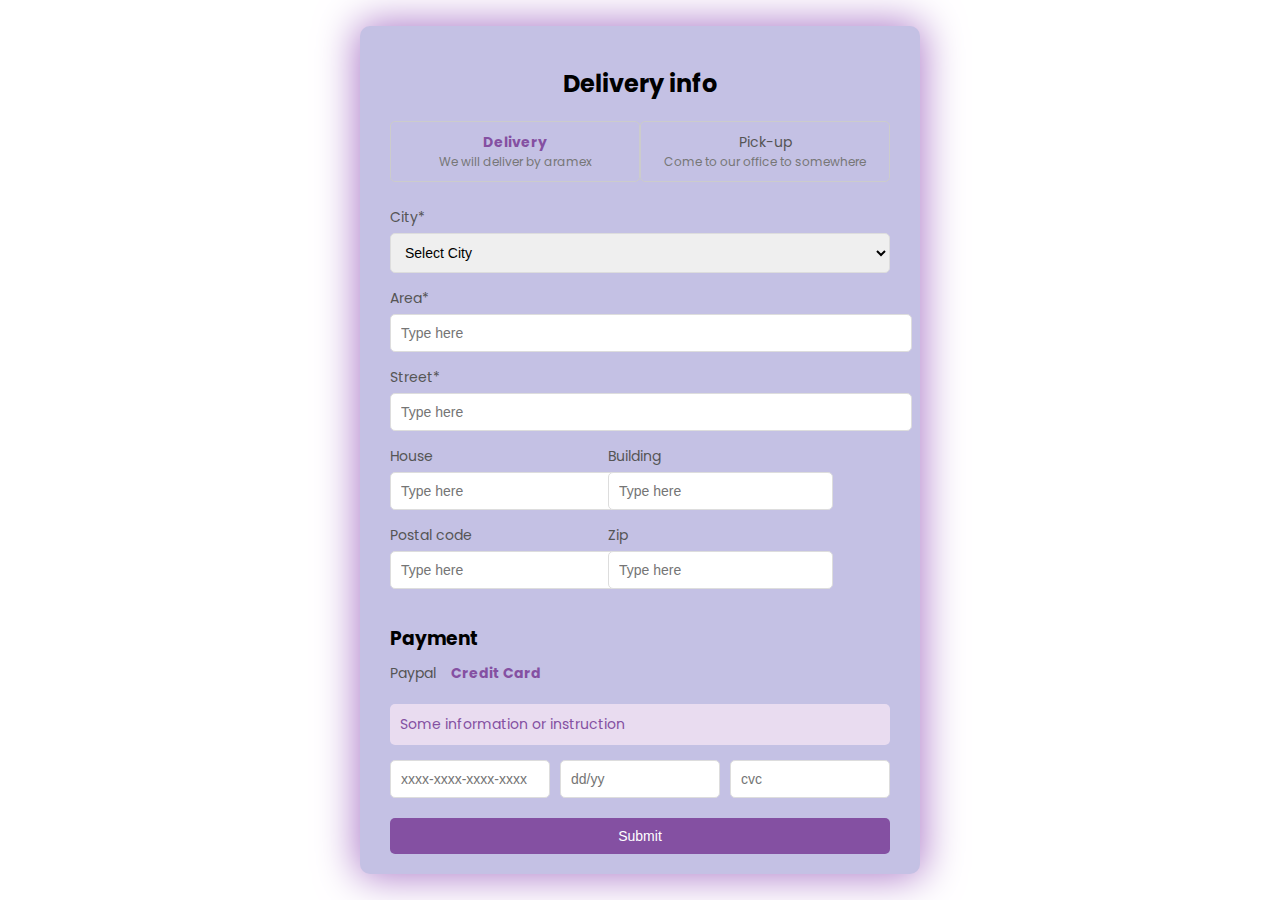
<file: checkOut.html>
<!DOCTYPE html>
<html lang="en">
<head>
    <meta charset="UTF-8">
    <meta name="viewport" content="width=device-width, initial-scale=1.0">
    <title>Delivery Info</title>
    <link href="https://fonts.googleapis.com/css2?family=Poppins:wght@300;400;500;600&display=swap" rel="stylesheet">
    <link rel="stylesheet" href="checkOut.css">
</head>
<body>
    <div class="container">
        <h2>Delivery info</h2>
        <div class="delivery-options">
            <label>
                <input type="radio" name="delivery" checked>
                <span>Delivery</span>
                <small>We will deliver by aramex</small>
            </label>
            <label>
                <input type="radio" name="delivery">
                <span>Pick-up</span>
                <small>Come to our office to somewhere</small>
            </label>
        </div>
        <form class="delivery-form">
            <div class="form-group">
                <label for="city">City*</label>
                <select id="city" required>
                    <option value="">Select City</option>
                    <option value="Amman">Amman</option>
                    <option value="Zarqaa">Zarqaa</option>
                    <option value="Aqaba">Aqaba</option>
                    <option value="Ajluon">Ajluon</option>
                </select>
            </div>
            <div class="form-group">
                <label for="area">Area*</label>
                <input type="text" id="area" placeholder="Type here" required>
            </div>
            <div class="form-group">
                <label for="street">Street*</label>
                <input type="text" id="street" placeholder="Type here" required>
            </div>
            <div class="form-row">
                <div class="form-group">
                    <label for="house">House</label>
                    <input type="text" id="house" placeholder="Type here">
                </div>
                <div class="form-group">
                    <label for="building">Building</label>
                    <input type="text" id="building" placeholder="Type here">
                </div>
            </div>
            <div class="form-row">
                <div class="form-group">
                    <label for="postal-code">Postal code</label>
                    <input type="text" id="postal-code" placeholder="Type here">
                </div>
                <div class="form-group">
                    <label for="zip">Zip</label>
                    <input type="text" id="zip" placeholder="Type here">
                </div>
            </div>
            <h3>Payment</h3>
            <div class="payment-options">
                <label>
                    <input type="radio" name="payment">
                    <span>Paypal</span>
                </label>
                <label>
                    <input type="radio" name="payment" checked>
                    <span>Credit Card</span>
                </label>
            </div>
            <div class="info-box">
                Some information or instruction
            </div>
            <div class="credit-card">
                <input type="text" placeholder="xxxx-xxxx-xxxx-xxxx" required>
                <input type="text" placeholder="dd/yy" required>
                <input type="text" placeholder="cvc" required>
            </div>
            <button type="submit">Submit</button>
        </form>
    </div>
</body>
</html>
</file>
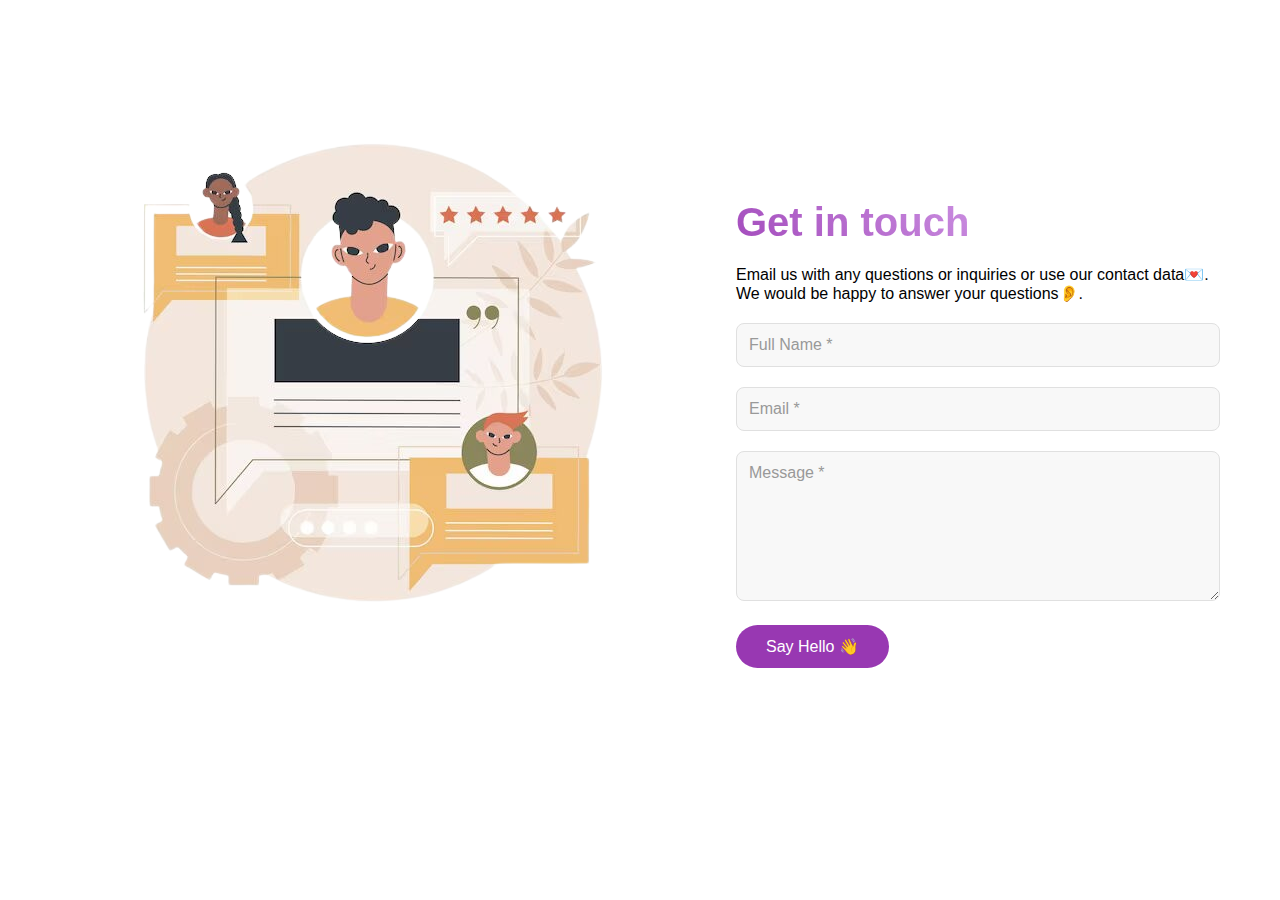
<file: contact.html>
<!DOCTYPE html>
<html lang="en">
  <head>
    <link rel="stylesheet" href="contact.css" />
    <meta charset="UTF-8" />
    <meta name="viewport" content="width=device-width, initial-scale=1.0" />
    <title>Document</title>
  </head>
  <body>
    <div id="cont" class="contact-container">
      <div class="contact-image">
        <img
          src="cong-removebg.png"
          alt="Illustration of person sitting in chair"
        />
      </div>
      <div class="contact-form">
        <h1 class="allTitles">Get in touch</h1>
        <p>
          Email us with any questions or inquiries or use our contact data💌. We would be happy to answer your questions👂.</p>

        <form>
          <div class="form-group">
            <input type="text" placeholder="Full Name *" required />
          </div>
          <div class="form-group">
            <input type="email" placeholder="Email *" required />
          </div>
          <div class="form-group">
            <textarea placeholder="Message *" required></textarea>
          </div>
          <button type="submit" class="submit-button">Say Hello 👋</button>
        </form>
      </div>
    </div>
  </body>
</html>
</file>
<file: checkOut.css>
body {
    font-family: 'Poppins', sans-serif;
    background-color: white;
    margin: 0;
    padding: 0;
    display: flex;
    justify-content: center;
    align-items: center;
    min-height: 100vh;
    flex-direction: column;
    gap: 20px; 
}

.container {
    background-color: #C4C1E4;
    border-radius: 10px;
    box-shadow: 0 0 40px 3px #ac7ac9;
    width: 500px;
    max-width: 90%; 
    padding: 20px 30px;
    animation: bombing 4s 2s ease-in-out infinite;
}

h2 {
    text-align: center;
    margin-bottom: 20px;
    color: black;
}

.delivery-options {
    display: flex;
    justify-content: space-between;
    margin-bottom: 20px;
}

.delivery-options label {
    display: flex;
    flex-direction: column;
    align-items: center;
    padding: 10px;
    border: 1px solid #ccc;
    border-radius: 5px;
    width: 48%;
    cursor: pointer;
}

.delivery-options input {
    display: none;
}

.delivery-options input:checked + span {
    font-weight: bold;
    color: #8450a2;
}

.delivery-options small {
    color: #777;
    font-size: 12px;
}

.delivery-form {
    display: flex;
    flex-direction: column;
}

.form-group {
    margin-bottom: 15px;
}

label {
    display: block;
    margin-bottom: 5px;
    font-size: 14px;
    color: #555;
}

input, select {
    width: 100%;
    padding: 10px;
    border: 1px solid #ddd;
    border-radius: 5px;
    font-size: 14px;
}

.form-row {
    display: flex;
    gap: 15px;
}

h3 {
    margin: 20px 0 10px;
}

.payment-options {
    display: flex;
    gap: 15px;
    margin-bottom: 15px;
}

.payment-options label {
    display: flex;
    align-items: center;
    gap: 10px;
    cursor: pointer;
}

.payment-options input {
    display: none;
}

.payment-options input:checked + span {
    font-weight: bold;
    color: #8450a2;
}

.info-box {
    background-color: #e9dcf0;
    color: #8450a2;
    padding: 10px;
    border-radius: 5px;
    margin-bottom: 15px;
    font-size: 14px;
}

.credit-card {
    display: flex;
    gap: 10px;
    margin-bottom: 20px;
}

.credit-card input {
    flex: 1;
}

button {
    background-color: #8450a2;
    color: #fff;
    padding: 10px 20px;
    border: none;
    border-radius: 5px;
    font-size: 14px;
    cursor: pointer;
}

button:hover {
    background-color: #8450a2;
}


@media (max-width: 768px) {
    .form-row {
        flex-direction: column;
    }
    .delivery-options {
        flex-direction: column;
        gap: 10px;
    }
}
</file>
<file: contact.css>
* {
  box-sizing: border-box;
  margin: 0%;
  padding: 0%;
  font-family: sans-serif;
  }
  .contact-container  {
   max-width: 1200px;
  margin: 40px auto;
  padding: 20px;
  display: flex;
  gap: 50px;
  font-family: Arial, sans-serif;
  }
  .contact-form{
    margin-top: 130px;
    padding-top: 50px;
}
.contact-image {
  flex: 1;
  display: flex;
  align-items: center;
}

/* .contact-image img {
  width: 100%;
  max-width: 600px;
  height: auto;
} */
.contact-form{
    margin-top: 90px;
    padding-top: 50px;
}
.form-group input::placeholder,
.form-group textarea::placeholder {
  color: #999;
}

.form-group textarea {
  min-height: 150px;
  resize: vertical;
}
.submit-button {
  background-color: #9838B2;
  color: white;
  padding: 12px 30px;
  border: none;
  border-radius: 25px;
  font-size: 16px;
  cursor: pointer;
  display: flex;
  align-items: center;
  gap: 8px;
  transition: background-color 0.3s ease;
}

.submit-button:hover {
  background-color: #6d28d9;
}.form-group {
  margin-bottom: 20px;
}

.form-group input,
.form-group textarea {
  width: 100%;
  padding: 12px;
  border: 1px solid #e0e0e0;
  border-radius: 8px;
  background-color: #f8f8f8;
  font-size: 16px;
}
.contact-form h1,p{
    padding-bottom: 20px;
}.allTitles {
  font-size: 2.5rem;
  font-weight: bold;
  background: linear-gradient(45deg, #9838B2, #E3B8F7, #FC00FF);
  -webkit-background-clip: text;
  background-clip: text;
  color: transparent;
  animation: gradient 6s ease infinite;
  background-size: 200% 200%;
}
@keyframes gradient {
0% {
    background-position: 0% 50%;
}
50% {
    background-position: 100% 50%;
}
100% {
    background-position: 0% 50%;
}}
</file>
